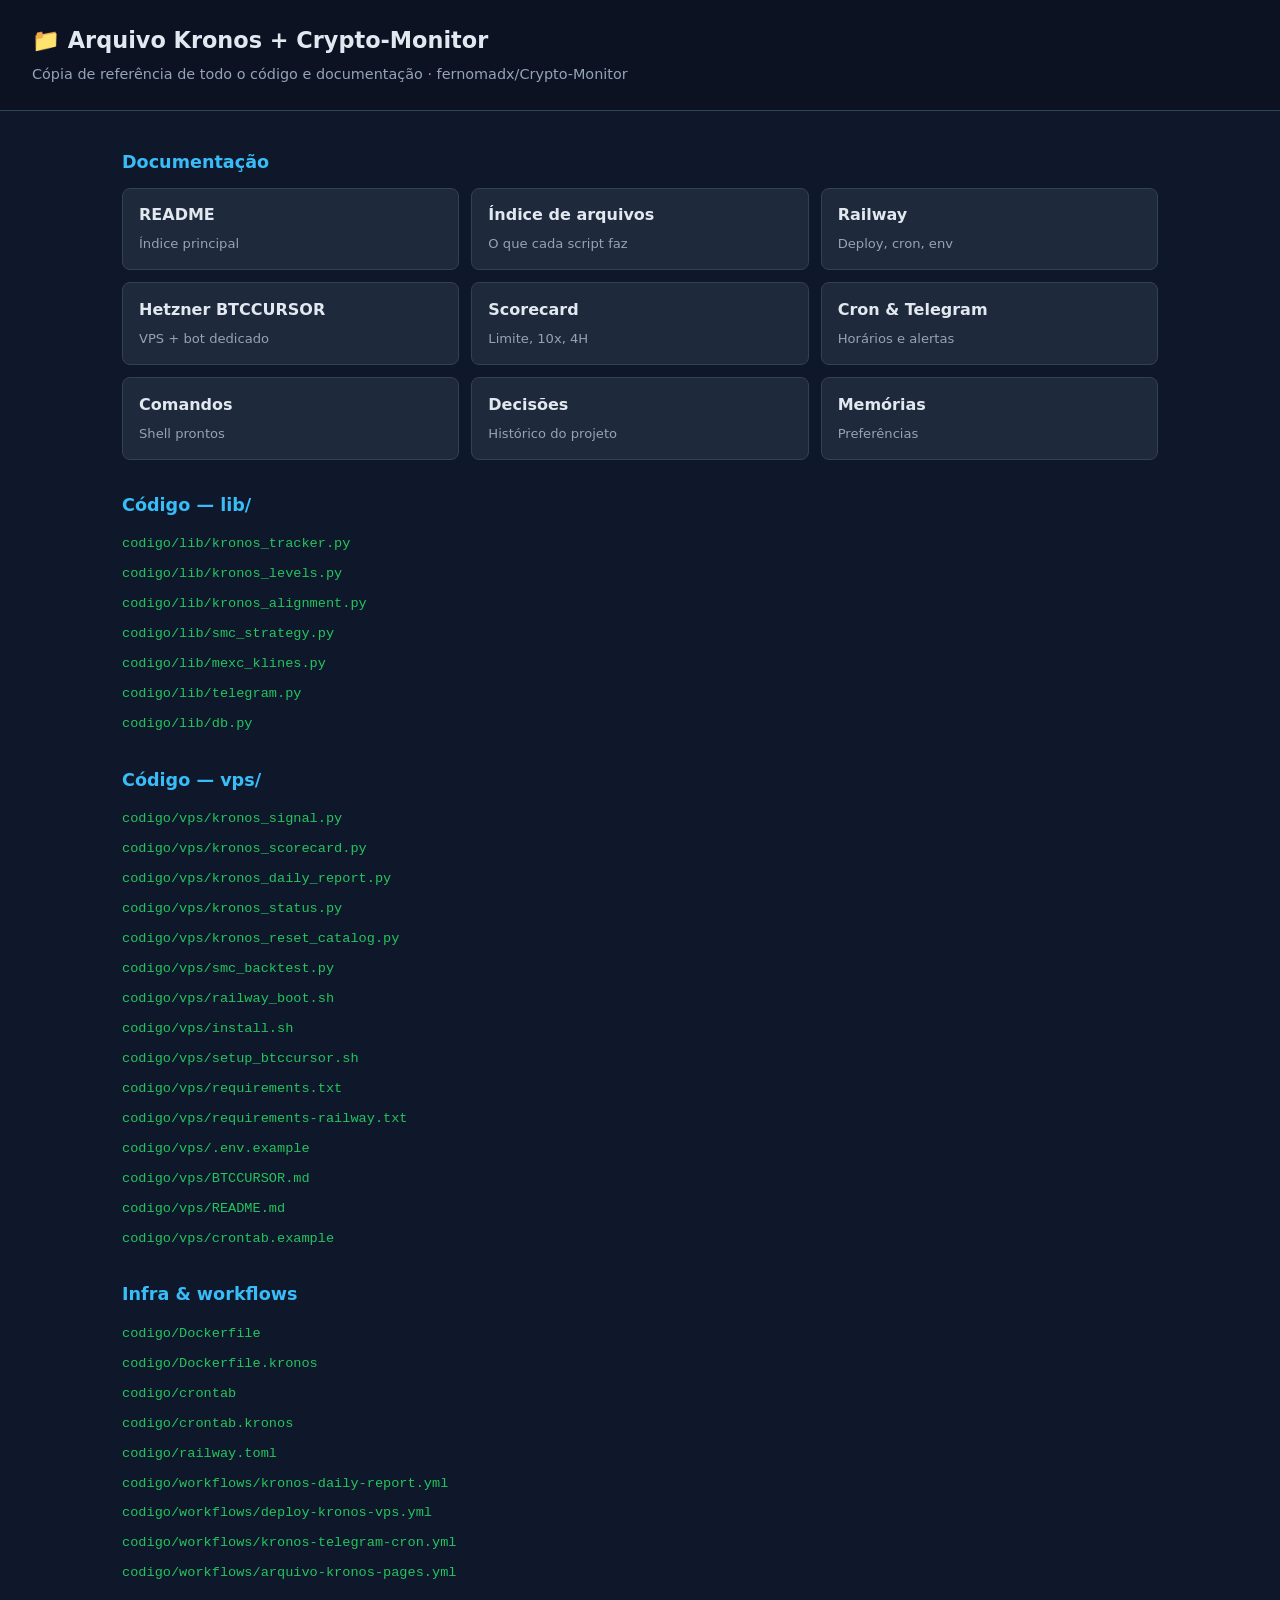
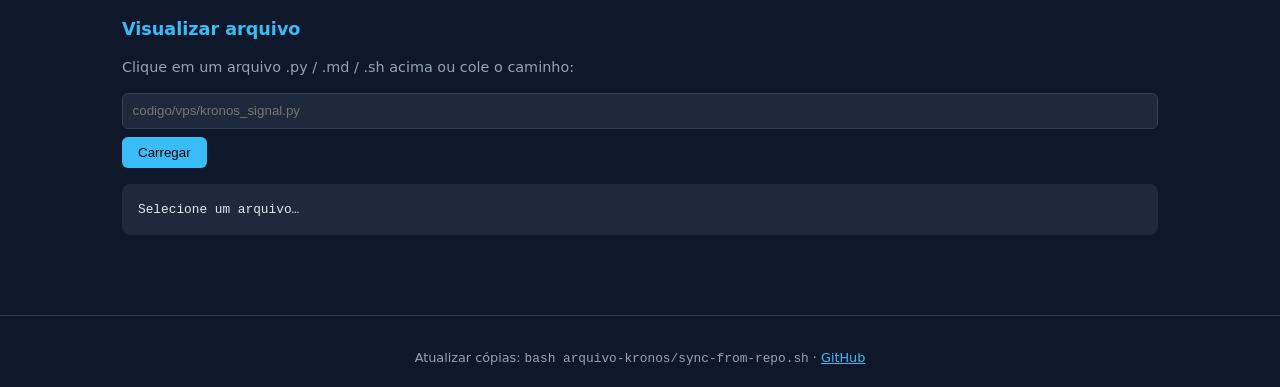
<file: index.html>
<!DOCTYPE html>
<html lang="pt-BR">
<head>
  <meta charset="UTF-8" />
  <meta name="viewport" content="width=device-width, initial-scale=1" />
  <title>Arquivo Kronos — Crypto-Monitor</title>
  <link rel="stylesheet" href="assets/style.css" />
</head>
<body>
  <header>
    <h1>📁 Arquivo Kronos + Crypto-Monitor</h1>
    <p>Cópia de referência de todo o código e documentação · fernomadx/Crypto-Monitor</p>
  </header>
  <main>
    <section>
      <h2>Documentação</h2>
      <div class="grid">
        <a class="card" href="README.md"><strong>README</strong><span>Índice principal</span></a>
        <a class="card" href="docs/01-indice-arquivos.md"><strong>Índice de arquivos</strong><span>O que cada script faz</span></a>
        <a class="card" href="docs/02-railway.md"><strong>Railway</strong><span>Deploy, cron, env</span></a>
        <a class="card" href="docs/03-hetzner-btccursor.md"><strong>Hetzner BTCCURSOR</strong><span>VPS + bot dedicado</span></a>
        <a class="card" href="docs/04-scorecard-simulacao.md"><strong>Scorecard</strong><span>Limite, 10x, 4H</span></a>
        <a class="card" href="docs/05-cron-e-telegram.md"><strong>Cron & Telegram</strong><span>Horários e alertas</span></a>
        <a class="card" href="docs/06-comandos-uteis.md"><strong>Comandos</strong><span>Shell prontos</span></a>
        <a class="card" href="docs/07-decisoes-e-contexto.md"><strong>Decisões</strong><span>Histórico do projeto</span></a>
        <a class="card" href="docs/08-export-memorias.md"><strong>Memórias</strong><span>Preferências</span></a>
      </div>
    </section>

    <section>
      <h2>Código — lib/</h2>
      <ul class="files" id="lib-files"></ul>
    </section>

    <section>
      <h2>Código — vps/</h2>
      <ul class="files" id="vps-files"></ul>
    </section>

    <section>
      <h2>Infra & workflows</h2>
      <ul class="files" id="infra-files"></ul>
    </section>

    <section>
      <h2>Visualizar arquivo</h2>
      <p style="color:var(--muted);font-size:0.9rem">Clique em um arquivo .py / .md / .sh acima ou cole o caminho:</p>
      <input type="text" id="path-input" placeholder="codigo/vps/kronos_signal.py" style="width:100%;padding:0.6rem;background:#1e293b;border:1px solid #334155;color:#e2e8f0;border-radius:6px;" />
      <button id="load-btn" style="margin-top:0.5rem;padding:0.5rem 1rem;background:#38bdf8;border:none;border-radius:6px;cursor:pointer;">Carregar</button>
      <div class="viewer" style="margin-top:1rem;"><pre id="viewer">Selecione um arquivo…</pre></div>
    </section>
  </main>
  <footer>
    Atualizar cópias: <code>bash arquivo-kronos/sync-from-repo.sh</code> ·
    <a href="https://github.com/fernomadx/Crypto-Monitor/tree/main/arquivo-kronos" style="color:#38bdf8">GitHub</a>
  </footer>
  <script>
    const lib = ['kronos_tracker.py','kronos_levels.py','kronos_alignment.py','smc_strategy.py','mexc_klines.py','telegram.py','db.py'];
    const vps = ['kronos_signal.py','kronos_scorecard.py','kronos_daily_report.py','kronos_status.py','kronos_reset_catalog.py','smc_backtest.py','railway_boot.sh','install.sh','setup_btccursor.sh','requirements.txt','requirements-railway.txt','.env.example','BTCCURSOR.md','README.md','crontab.example'];
    const infra = ['Dockerfile','Dockerfile.kronos','crontab','crontab.kronos','railway.toml','workflows/kronos-daily-report.yml','workflows/deploy-kronos-vps.yml','workflows/kronos-telegram-cron.yml','workflows/arquivo-kronos-pages.yml'];

    function list(el, base, files) {
      files.forEach(f => {
        const li = document.createElement('li');
        const a = document.createElement('a');
        const path = 'codigo/' + base + f;
        a.href = '#';
        a.textContent = path;
        a.onclick = e => { e.preventDefault(); loadFile(path); };
        li.appendChild(a);
        el.appendChild(li);
      });
    }
    list(document.getElementById('lib-files'), 'lib/', lib);
    list(document.getElementById('vps-files'), 'vps/', vps);
    list(document.getElementById('infra-files'), '', infra);

    async function loadFile(path) {
      const pre = document.getElementById('viewer');
      const input = document.getElementById('path-input');
      input.value = path;
      pre.textContent = 'Carregando…';
      try {
        const r = await fetch(path);
        if (!r.ok) throw new Error(r.status);
        pre.textContent = await r.text();
      } catch (e) {
        pre.textContent = 'Erro ao carregar: ' + path + ' (' + e + ')';
      }
    }
    document.getElementById('load-btn').onclick = () => loadFile(document.getElementById('path-input').value.trim());
    document.querySelectorAll('a.card').forEach(a => {
      if (a.getAttribute('href').endsWith('.md')) {
        a.onclick = e => { e.preventDefault(); loadFile(a.getAttribute('href')); };
      }
    });
  </script>
</body>
</html>
</file>
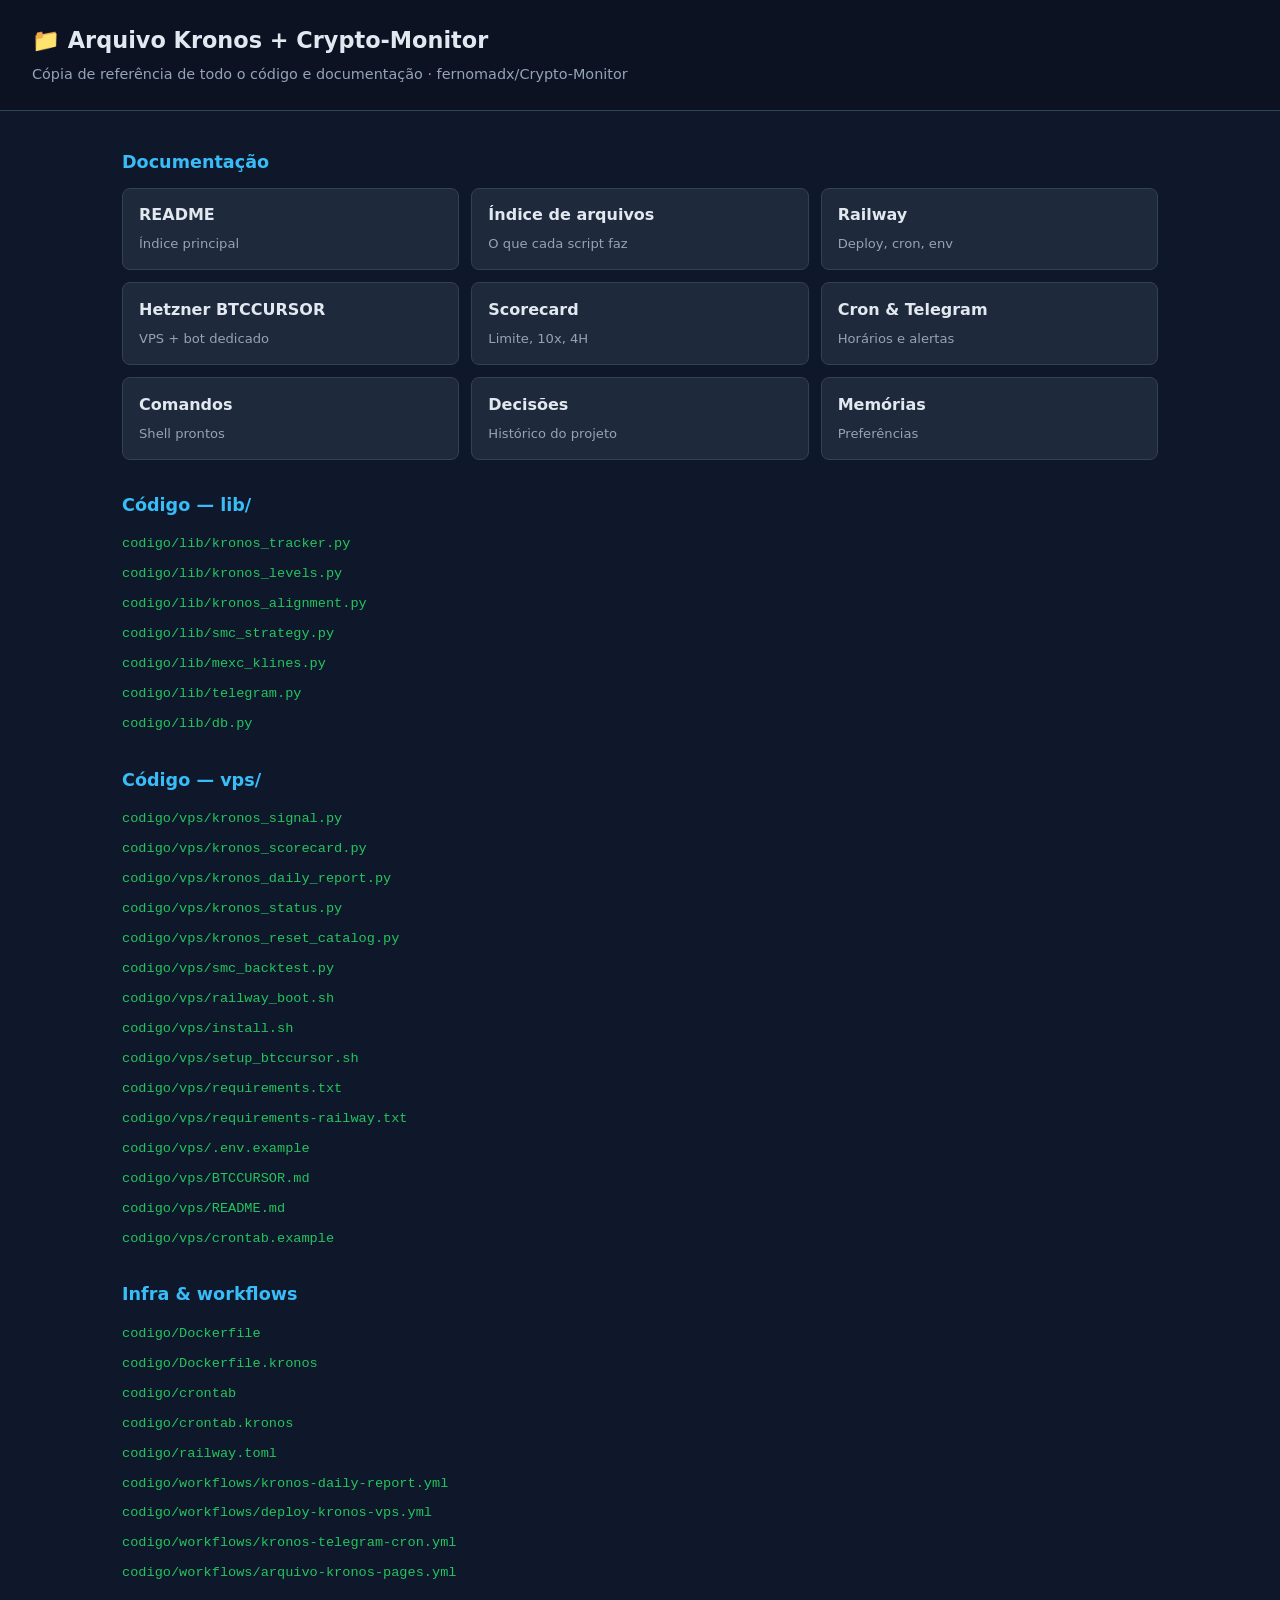
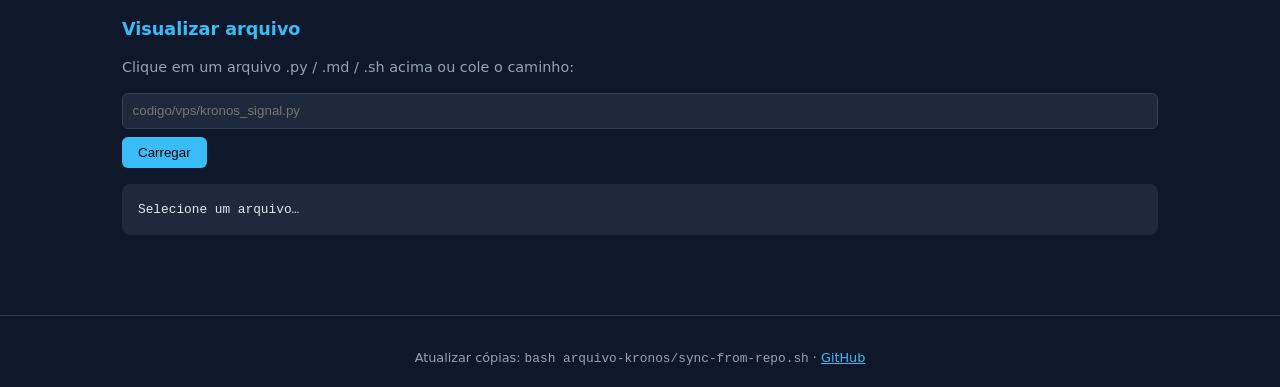
<file: viewer.html>
<!DOCTYPE html>
<html lang="pt-BR">
<head>
  <meta charset="UTF-8" />
  <meta http-equiv="refresh" content="0;url=index.html" />
  <title>Redirect</title>
</head>
<body><a href="index.html">Ir para o arquivo</a></body>
</html>
</file>
<file: assets/style.css>
:root {
  --bg: #0f172a;
  --card: #1e293b;
  --text: #e2e8f0;
  --muted: #94a3b8;
  --accent: #38bdf8;
  --green: #22c55e;
}
* { box-sizing: border-box; }
body {
  font-family: system-ui, -apple-system, sans-serif;
  background: var(--bg);
  color: var(--text);
  margin: 0;
  line-height: 1.5;
}
header {
  padding: 1.5rem 2rem;
  border-bottom: 1px solid #334155;
  background: #0c1222;
}
header h1 { margin: 0; font-size: 1.4rem; }
header p { margin: 0.4rem 0 0; color: var(--muted); font-size: 0.9rem; }
main { max-width: 1100px; margin: 0 auto; padding: 1.5rem 2rem 3rem; }
section { margin-bottom: 2rem; }
h2 { font-size: 1.1rem; color: var(--accent); margin-bottom: 0.75rem; }
.grid {
  display: grid;
  grid-template-columns: repeat(auto-fill, minmax(260px, 1fr));
  gap: 0.75rem;
}
a.card {
  display: block;
  background: var(--card);
  border: 1px solid #334155;
  border-radius: 8px;
  padding: 0.9rem 1rem;
  color: var(--text);
  text-decoration: none;
  transition: border-color 0.15s;
}
a.card:hover { border-color: var(--accent); }
a.card strong { display: block; margin-bottom: 0.25rem; }
a.card span { font-size: 0.82rem; color: var(--muted); }
ul.files { list-style: none; padding: 0; margin: 0; }
ul.files li { margin: 0.35rem 0; }
ul.files a { color: var(--green); text-decoration: none; font-family: ui-monospace, monospace; font-size: 0.85rem; }
ul.files a:hover { text-decoration: underline; }
.badge {
  display: inline-block;
  background: #334155;
  color: var(--accent);
  font-size: 0.75rem;
  padding: 0.15rem 0.5rem;
  border-radius: 4px;
  margin-left: 0.5rem;
}
footer {
  text-align: center;
  padding: 2rem;
  color: var(--muted);
  font-size: 0.8rem;
  border-top: 1px solid #334155;
}
.viewer {
  background: var(--card);
  border-radius: 8px;
  padding: 1rem;
  overflow: auto;
  max-height: 70vh;
}
pre { margin: 0; font-size: 0.8rem; white-space: pre-wrap; word-break: break-all; }
</file>
